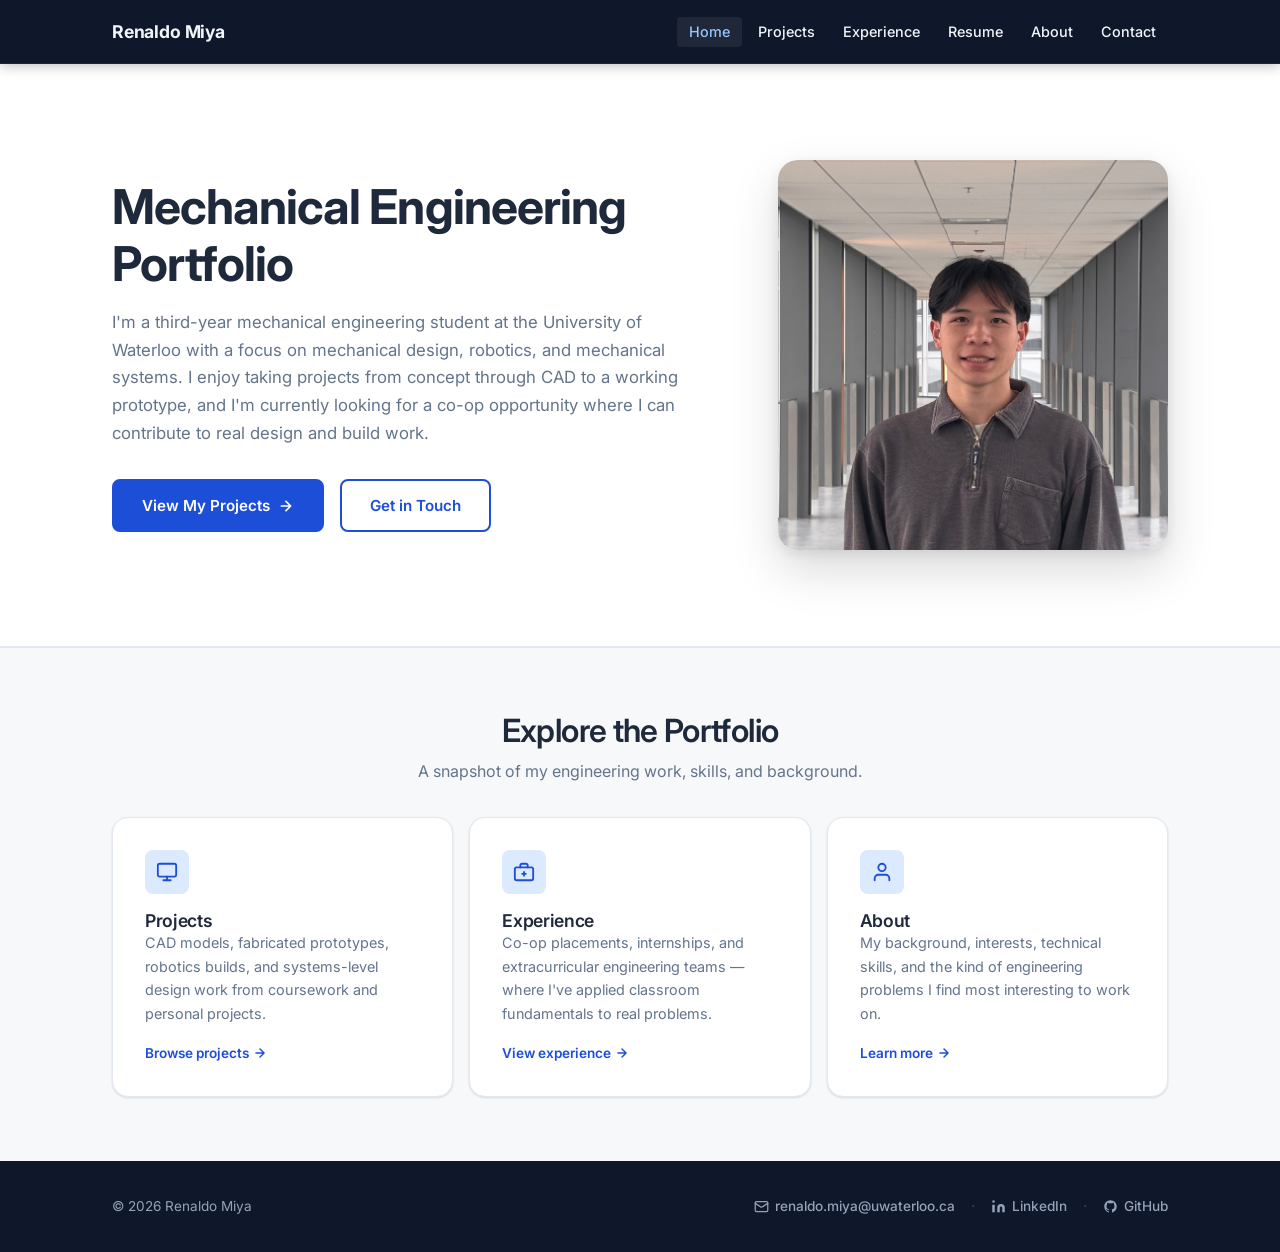
<file: index.html>
<!DOCTYPE html>
<html lang="en">
<head>
  <meta charset="UTF-8" />
  <meta name="viewport" content="width=device-width, initial-scale=1.0" />
  <meta name="description" content="Renaldo Miya — Mechanical Engineering student at the University of Waterloo. Portfolio of design, robotics, and mechanical systems projects." />
  <title>Renaldo Miya — Mechanical Engineering Portfolio</title>
  <link rel="preconnect" href="https://fonts.googleapis.com" />
  <link rel="preconnect" href="https://fonts.gstatic.com" crossorigin />
  <link href="https://fonts.googleapis.com/css2?family=Inter:wght@400;500;600;700&display=swap" rel="stylesheet" />
  <link rel="stylesheet" href="style.css" />
</head>
<body>

  <!-- ======================================================
       HEADER / NAV
       ====================================================== -->
  <header class="site-header">
    <div class="container nav-inner">
      <a class="nav-logo" href="index.html">Renaldo Miya</a>

      <button class="nav-toggle" id="navToggle" aria-label="Toggle navigation" aria-expanded="false">
        <span></span>
        <span></span>
        <span></span>
      </button>

      <nav>
        <ul class="nav-links" id="navLinks" role="list">
          <li><a href="index.html"      class="active">Home</a></li>
          <li><a href="projects.html">Projects</a></li>
          <li><a href="experience.html">Experience</a></li>
          <li><a href="resume.html">Resume</a></li>
          <li><a href="about.html">About</a></li>
          <li><a href="contact.html">Contact</a></li>
        </ul>
      </nav>
    </div>
  </header>

  <main>

    <!-- ======================================================
         HERO
         ====================================================== -->
    <section class="hero">
      <div class="container hero-inner">

        <div class="hero-content">
          <h1 class="hero-headline">Mechanical Engineering Portfolio</h1>

          <p class="hero-intro">
            I'm a third-year mechanical engineering student at the University of Waterloo with a focus on
            mechanical design, robotics, and mechanical systems. I enjoy taking projects from concept through
            CAD to a working prototype, and I'm currently looking for a co-op opportunity where I can
            contribute to real design and build work.
          </p>

          <div class="hero-cta">
            <a href="projects.html" class="btn btn-primary">
              View My Projects
              <svg width="16" height="16" viewBox="0 0 24 24" fill="none" stroke="currentColor" stroke-width="2.5" stroke-linecap="round" stroke-linejoin="round" aria-hidden="true">
                <path d="M5 12h14M12 5l7 7-7 7"/>
              </svg>
            </a>
            <a href="contact.html" class="btn btn-outline">Get in Touch</a>
          </div>
        </div>

        <div class="hero-photo-wrap">
          <img
            src="images/headshot.jpg"
            alt="Photo of Renaldo Miya"
            class="hero-photo"
            onerror="this.parentElement.innerHTML = `
              <div class='hero-photo-placeholder'>
                <svg width='48' height='48' viewBox='0 0 24 24' fill='none' stroke='currentColor' stroke-width='1.5' aria-hidden='true'>
                  <path stroke-linecap='round' stroke-linejoin='round' d='M15.75 6a3.75 3.75 0 11-7.5 0 3.75 3.75 0 017.5 0zM4.501 20.118a7.5 7.5 0 0114.998 0A17.933 17.933 0 0112 21.75c-2.676 0-5.216-.584-7.499-1.632z'/>
                </svg>
                Add images/headshot.png
              </div>`"
          />
        </div>

      </div>
    </section>

    <hr class="divider" />

    <!-- ======================================================
         PREVIEW CARDS
         ====================================================== -->
    <section class="section preview-section">
      <div class="container">

        <div class="section-header">
          <h2>Explore the Portfolio</h2>
          <p>A snapshot of my engineering work, skills, and background.</p>
        </div>

        <div class="cards-grid">

          <!-- Projects card -->
          <a href="projects.html" class="card">
            <div class="card-icon">
              <svg width="22" height="22" viewBox="0 0 24 24" fill="none" stroke="currentColor" stroke-width="2" stroke-linecap="round" stroke-linejoin="round" aria-hidden="true">
                <rect x="2" y="3" width="20" height="14" rx="2"/>
                <path d="M8 21h8M12 17v4"/>
              </svg>
            </div>
            <div>
              <h3>Projects</h3>
              <p>CAD models, fabricated prototypes, robotics builds, and systems-level design work from coursework and personal projects.</p>
            </div>
            <span class="card-arrow">
              Browse projects
              <svg width="14" height="14" viewBox="0 0 24 24" fill="none" stroke="currentColor" stroke-width="2.5" stroke-linecap="round" stroke-linejoin="round" aria-hidden="true">
                <path d="M5 12h14M12 5l7 7-7 7"/>
              </svg>
            </span>
          </a>

          <!-- Experience card -->
          <a href="experience.html" class="card">
            <div class="card-icon">
              <svg width="22" height="22" viewBox="0 0 24 24" fill="none" stroke="currentColor" stroke-width="2" stroke-linecap="round" stroke-linejoin="round" aria-hidden="true">
                <rect x="2" y="7" width="20" height="14" rx="2"/>
                <path d="M16 7V5a2 2 0 00-2-2h-4a2 2 0 00-2 2v2"/>
                <line x1="12" y1="12" x2="12" y2="16"/>
                <line x1="10" y1="14" x2="14" y2="14"/>
              </svg>
            </div>
            <div>
              <h3>Experience</h3>
              <p>Co-op placements, internships, and extracurricular engineering teams — where I've applied classroom fundamentals to real problems.</p>
            </div>
            <span class="card-arrow">
              View experience
              <svg width="14" height="14" viewBox="0 0 24 24" fill="none" stroke="currentColor" stroke-width="2.5" stroke-linecap="round" stroke-linejoin="round" aria-hidden="true">
                <path d="M5 12h14M12 5l7 7-7 7"/>
              </svg>
            </span>
          </a>

          <!-- About card -->
          <a href="about.html" class="card">
            <div class="card-icon">
              <svg width="22" height="22" viewBox="0 0 24 24" fill="none" stroke="currentColor" stroke-width="2" stroke-linecap="round" stroke-linejoin="round" aria-hidden="true">
                <path d="M20 21v-2a4 4 0 00-4-4H8a4 4 0 00-4 4v2"/>
                <circle cx="12" cy="7" r="4"/>
              </svg>
            </div>
            <div>
              <h3>About</h3>
              <p>My background, interests, technical skills, and the kind of engineering problems I find most interesting to work on.</p>
            </div>
            <span class="card-arrow">
              Learn more
              <svg width="14" height="14" viewBox="0 0 24 24" fill="none" stroke="currentColor" stroke-width="2.5" stroke-linecap="round" stroke-linejoin="round" aria-hidden="true">
                <path d="M5 12h14M12 5l7 7-7 7"/>
              </svg>
            </span>
          </a>

        </div>
      </div>
    </section>

  </main>

  <!-- ======================================================
       FOOTER
       ====================================================== -->
  <footer class="site-footer">
    <div class="container footer-inner">
      <p class="footer-copy">&copy; 2026 Renaldo Miya</p>

      <div class="footer-links">
        <a href="mailto:renaldo.miya@uwaterloo.ca">
          <svg width="15" height="15" viewBox="0 0 24 24" fill="none" stroke="currentColor" stroke-width="2" stroke-linecap="round" stroke-linejoin="round" aria-hidden="true">
            <rect x="2" y="4" width="20" height="16" rx="2"/>
            <path d="m22 7-8.97 5.7a1.94 1.94 0 01-2.06 0L2 7"/>
          </svg>
          renaldo.miya@uwaterloo.ca
        </a>

        <span class="footer-divider" aria-hidden="true">·</span>

        <a href="https://linkedin.com/in/" target="_blank" rel="noopener noreferrer">
          <svg width="15" height="15" viewBox="0 0 24 24" fill="currentColor" aria-hidden="true">
            <path d="M16 8a6 6 0 016 6v7h-4v-7a2 2 0 00-2-2 2 2 0 00-2 2v7h-4v-7a6 6 0 016-6zM2 9h4v12H2z"/>
            <circle cx="4" cy="4" r="2"/>
          </svg>
          LinkedIn
        </a>

        <span class="footer-divider" aria-hidden="true">·</span>

        <a href="https://github.com/" target="_blank" rel="noopener noreferrer">
          <svg width="15" height="15" viewBox="0 0 24 24" fill="currentColor" aria-hidden="true">
            <path fill-rule="evenodd" clip-rule="evenodd" d="M12 2C6.477 2 2 6.477 2 12c0 4.418 2.865 8.166 6.839 9.489.5.092.682-.217.682-.482 0-.237-.009-.868-.013-1.703-2.782.604-3.369-1.342-3.369-1.342-.454-1.155-1.11-1.463-1.11-1.463-.908-.62.069-.608.069-.608 1.003.07 1.531 1.03 1.531 1.03.892 1.529 2.341 1.087 2.91.831.092-.646.35-1.086.636-1.336-2.22-.253-4.555-1.11-4.555-4.943 0-1.091.39-1.984 1.029-2.683-.103-.253-.446-1.27.098-2.647 0 0 .84-.269 2.75 1.025A9.578 9.578 0 0112 6.836c.85.004 1.705.114 2.504.336 1.909-1.294 2.747-1.025 2.747-1.025.546 1.377.203 2.394.1 2.647.64.699 1.028 1.592 1.028 2.683 0 3.842-2.339 4.687-4.566 4.935.359.309.678.919.678 1.852 0 1.336-.012 2.415-.012 2.743 0 .267.18.578.688.48C19.138 20.163 22 16.418 22 12c0-5.523-4.477-10-10-10z"/>
          </svg>
          GitHub
        </a>
      </div>
    </div>
  </footer>

  <!-- ======================================================
       NAV TOGGLE SCRIPT
       ====================================================== -->
  <script>
    const toggle = document.getElementById('navToggle');
    const links  = document.getElementById('navLinks');

    toggle.addEventListener('click', () => {
      const open = links.classList.toggle('open');
      toggle.classList.toggle('open', open);
      toggle.setAttribute('aria-expanded', String(open));
    });

    // Close drawer when a link is tapped on mobile
    links.querySelectorAll('a').forEach(a => {
      a.addEventListener('click', () => {
        links.classList.remove('open');
        toggle.classList.remove('open');
        toggle.setAttribute('aria-expanded', 'false');
      });
    });
  </script>

</body>
</html>
</file>
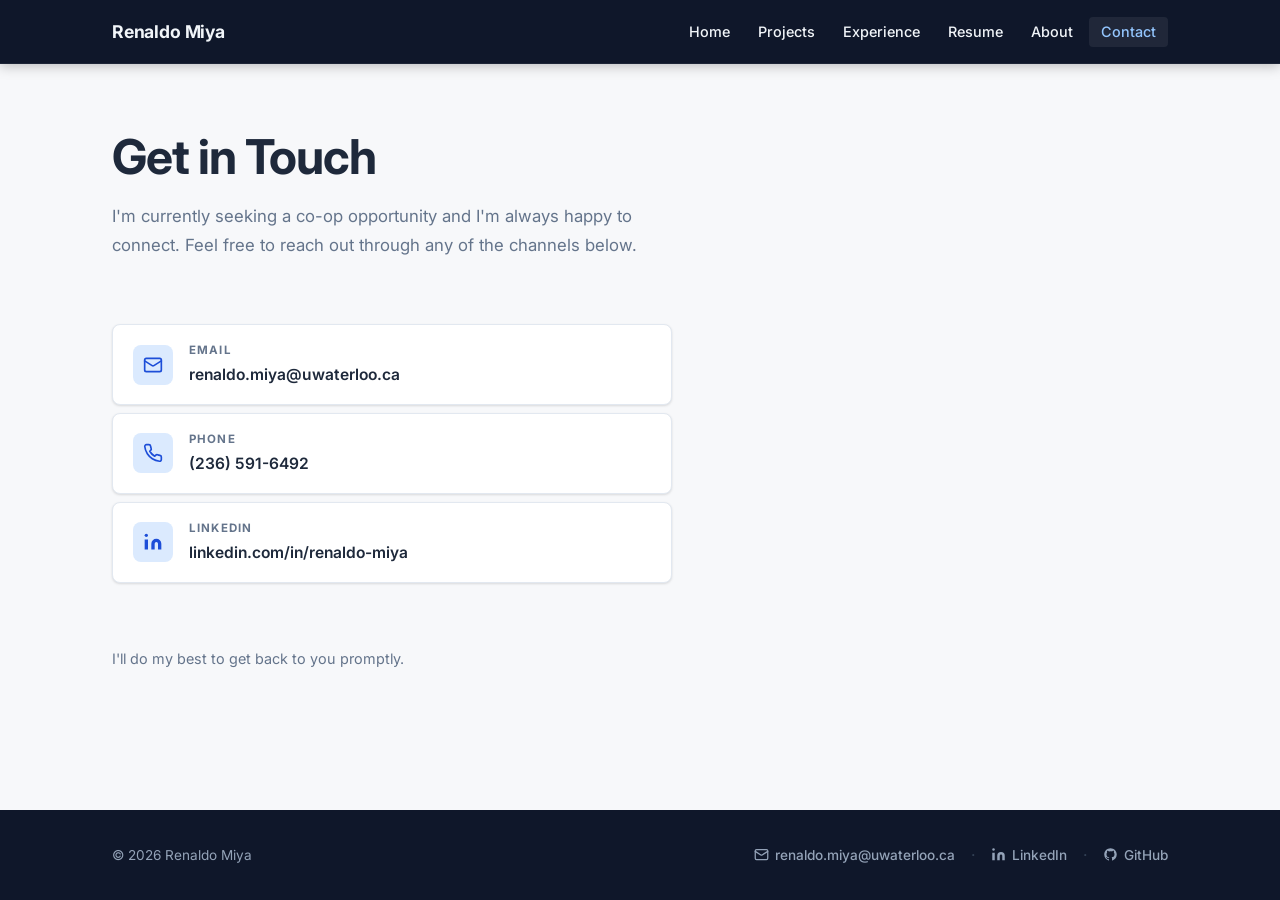
<file: contact.html>
<!DOCTYPE html>
<html lang="en">
<head>
  <meta charset="UTF-8" />
  <meta name="viewport" content="width=device-width, initial-scale=1.0" />
  <meta name="description" content="Contact Renaldo Miya — mechanical engineering student at the University of Waterloo." />
  <title>Contact — Renaldo Miya</title>
  <link rel="preconnect" href="https://fonts.googleapis.com" />
  <link rel="preconnect" href="https://fonts.gstatic.com" crossorigin />
  <link href="https://fonts.googleapis.com/css2?family=Inter:wght@400;500;600;700&display=swap" rel="stylesheet" />
  <link rel="stylesheet" href="style.css" />
</head>
<body>

  <!-- HEADER -->
  <header class="site-header">
    <div class="container nav-inner">
      <a class="nav-logo" href="index.html">Renaldo Miya</a>
      <button class="nav-toggle" id="navToggle" aria-label="Toggle navigation" aria-expanded="false">
        <span></span><span></span><span></span>
      </button>
      <nav>
        <ul class="nav-links" id="navLinks" role="list">
          <li><a href="index.html">Home</a></li>
          <li><a href="projects.html">Projects</a></li>
          <li><a href="experience.html">Experience</a></li>
          <li><a href="resume.html">Resume</a></li>
          <li><a href="about.html">About</a></li>
          <li><a href="contact.html" class="active">Contact</a></li>
        </ul>
      </nav>
    </div>
  </header>

  <main>
    <section class="section">
      <div class="container">
        <div class="contact-wrap">

          <h1>Get in Touch</h1>
          <p class="contact-intro">I'm currently seeking a co-op opportunity and I'm always happy to connect. Feel free to reach out through any of the channels below.</p>

          <ul class="contact-list" role="list">

            <!-- Email -->
            <li>
              <a href="mailto:renaldo.miya@uwaterloo.ca" class="contact-item">
                <div class="contact-item-icon" aria-hidden="true">
                  <svg width="20" height="20" viewBox="0 0 24 24" fill="none" stroke="currentColor" stroke-width="2" stroke-linecap="round" stroke-linejoin="round"><rect x="2" y="4" width="20" height="16" rx="2"/><path d="m22 7-8.97 5.7a1.94 1.94 0 01-2.06 0L2 7"/></svg>
                </div>
                <div>
                  <p class="contact-item-label">Email</p>
                  <p class="contact-item-value">renaldo.miya@uwaterloo.ca</p>
                </div>
              </a>
            </li>

            <!-- Phone -->
            <li>
              <a href="tel:+12365916492" class="contact-item">
                <div class="contact-item-icon" aria-hidden="true">
                  <svg width="20" height="20" viewBox="0 0 24 24" fill="none" stroke="currentColor" stroke-width="2" stroke-linecap="round" stroke-linejoin="round"><path d="M22 16.92v3a2 2 0 01-2.18 2 19.79 19.79 0 01-8.63-3.07 19.5 19.5 0 01-6-6A19.79 19.79 0 012.12 4.18 2 2 0 014.11 2h3a2 2 0 012 1.72 12.84 12.84 0 00.7 2.81 2 2 0 01-.45 2.11L8.09 9.91a16 16 0 006 6l1.27-1.27a2 2 0 012.11-.45 12.84 12.84 0 002.81.7A2 2 0 0122 16.92z"/></svg>
                </div>
                <div>
                  <p class="contact-item-label">Phone</p>
                  <p class="contact-item-value">(236) 591-6492</p>
                </div>
              </a>
            </li>

            <!-- LinkedIn -->
            <li>
              <a href="https://www.linkedin.com/in/renaldo-miya/" target="_blank" rel="noopener noreferrer" class="contact-item">
                <div class="contact-item-icon" aria-hidden="true">
                  <svg width="20" height="20" viewBox="0 0 24 24" fill="currentColor"><path d="M16 8a6 6 0 016 6v7h-4v-7a2 2 0 00-2-2 2 2 0 00-2 2v7h-4v-7a6 6 0 016-6zM2 9h4v12H2z"/><circle cx="4" cy="4" r="2"/></svg>
                </div>
                <div>
                  <p class="contact-item-label">LinkedIn</p>
                  <p class="contact-item-value">linkedin.com/in/renaldo-miya</p>
                </div>
              </a>
            </li>

          </ul>

          <p class="contact-closing">I'll do my best to get back to you promptly.</p>

        </div>
      </div>
    </section>
  </main>

  <!-- FOOTER -->
  <footer class="site-footer">
    <div class="container footer-inner">
      <p class="footer-copy">&copy; 2026 Renaldo Miya</p>
      <div class="footer-links">
        <a href="mailto:renaldo.miya@uwaterloo.ca">
          <svg width="15" height="15" viewBox="0 0 24 24" fill="none" stroke="currentColor" stroke-width="2" stroke-linecap="round" stroke-linejoin="round" aria-hidden="true"><rect x="2" y="4" width="20" height="16" rx="2"/><path d="m22 7-8.97 5.7a1.94 1.94 0 01-2.06 0L2 7"/></svg>
          renaldo.miya@uwaterloo.ca
        </a>
        <span class="footer-divider" aria-hidden="true">·</span>
        <a href="https://www.linkedin.com/in/renaldo-miya/" target="_blank" rel="noopener noreferrer">
          <svg width="15" height="15" viewBox="0 0 24 24" fill="currentColor" aria-hidden="true"><path d="M16 8a6 6 0 016 6v7h-4v-7a2 2 0 00-2-2 2 2 0 00-2 2v7h-4v-7a6 6 0 016-6zM2 9h4v12H2z"/><circle cx="4" cy="4" r="2"/></svg>
          LinkedIn
        </a>
        <span class="footer-divider" aria-hidden="true">·</span>
        <a href="https://github.com/" target="_blank" rel="noopener noreferrer">
          <svg width="15" height="15" viewBox="0 0 24 24" fill="currentColor" aria-hidden="true"><path fill-rule="evenodd" clip-rule="evenodd" d="M12 2C6.477 2 2 6.477 2 12c0 4.418 2.865 8.166 6.839 9.489.5.092.682-.217.682-.482 0-.237-.009-.868-.013-1.703-2.782.604-3.369-1.342-3.369-1.342-.454-1.155-1.11-1.463-1.11-1.463-.908-.62.069-.608.069-.608 1.003.07 1.531 1.03 1.531 1.03.892 1.529 2.341 1.087 2.91.831.092-.646.35-1.086.636-1.336-2.22-.253-4.555-1.11-4.555-4.943 0-1.091.39-1.984 1.029-2.683-.103-.253-.446-1.27.098-2.647 0 0 .84-.269 2.75 1.025A9.578 9.578 0 0112 6.836c.85.004 1.705.114 2.504.336 1.909-1.294 2.747-1.025 2.747-1.025.546 1.377.203 2.394.1 2.647.64.699 1.028 1.592 1.028 2.683 0 3.842-2.339 4.687-4.566 4.935.359.309.678.919.678 1.852 0 1.336-.012 2.415-.012 2.743 0 .267.18.578.688.48C19.138 20.163 22 16.418 22 12c0-5.523-4.477-10-10-10z"/></svg>
          GitHub
        </a>
      </div>
    </div>
  </footer>

  <script>
    const toggle = document.getElementById('navToggle');
    const links  = document.getElementById('navLinks');
    toggle.addEventListener('click', () => {
      const open = links.classList.toggle('open');
      toggle.classList.toggle('open', open);
      toggle.setAttribute('aria-expanded', String(open));
    });
    links.querySelectorAll('a').forEach(a => a.addEventListener('click', () => {
      links.classList.remove('open');
      toggle.classList.remove('open');
      toggle.setAttribute('aria-expanded', 'false');
    }));
  </script>

</body>
</html>
</file>
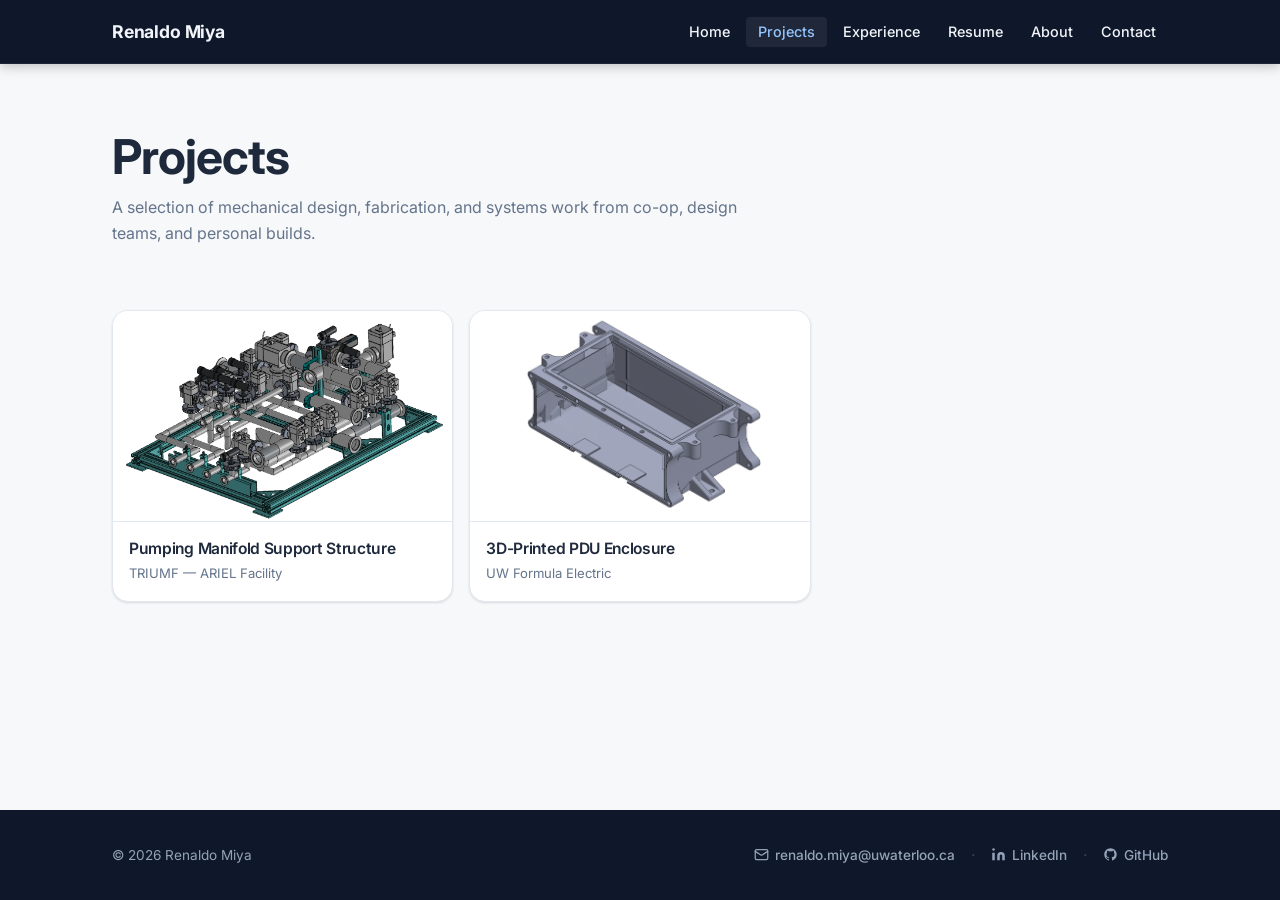
<file: projects.html>
<!DOCTYPE html>
<html lang="en">
<head>
  <meta charset="UTF-8" />
  <meta name="viewport" content="width=device-width, initial-scale=1.0" />
  <meta name="description" content="Engineering projects by Renaldo Miya — mechanical design, robotics, and systems work." />
  <title>Projects — Renaldo Miya</title>
  <link rel="preconnect" href="https://fonts.googleapis.com" />
  <link rel="preconnect" href="https://fonts.gstatic.com" crossorigin />
  <link href="https://fonts.googleapis.com/css2?family=Inter:wght@400;500;600;700&display=swap" rel="stylesheet" />
  <link rel="stylesheet" href="style.css" />
</head>
<body>

  <!-- HEADER -->
  <header class="site-header">
    <div class="container nav-inner">
      <a class="nav-logo" href="index.html">Renaldo Miya</a>
      <button class="nav-toggle" id="navToggle" aria-label="Toggle navigation" aria-expanded="false">
        <span></span><span></span><span></span>
      </button>
      <nav>
        <ul class="nav-links" id="navLinks" role="list">
          <li><a href="index.html">Home</a></li>
          <li><a href="projects.html" class="active">Projects</a></li>
          <li><a href="experience.html">Experience</a></li>
          <li><a href="resume.html">Resume</a></li>
          <li><a href="about.html">About</a></li>
          <li><a href="contact.html">Contact</a></li>
        </ul>
      </nav>
    </div>
  </header>

  <main>

    <!-- PAGE TITLE -->
    <div class="container" style="padding-top: var(--space-xl); padding-bottom: 0;">
      <h1>Projects</h1>
      <p class="text-muted mt-sm">A selection of mechanical design, fabrication, and systems work from co-op, design teams, and personal builds.</p>
    </div>

    <!-- PROJECT GRID -->
    <section class="section">
      <div class="container">
        <div class="projects-grid">

          <!-- Tile 1: Manifold -->
          <a href="project-manifold.html" class="project-tile">
            <div class="project-tile__img-wrap">
              <img src="images/manifold-final.png" alt="Pumping Manifold Support Structure" class="project-tile__img" />
            </div>
            <div class="project-tile__info">
              <h3>Pumping Manifold Support Structure</h3>
              <p class="project-tile__subtitle">TRIUMF — ARIEL Facility</p>
            </div>
          </a>

          <!-- Tile 2: PDU Enclosure -->
          <a href="project-pdu.html" class="project-tile">
            <div class="project-tile__img-wrap">
              <img src="images/pdu-cad-1.png" alt="3D-Printed PDU Enclosure" class="project-tile__img" />
            </div>
            <div class="project-tile__info">
              <h3>3D-Printed PDU Enclosure</h3>
              <p class="project-tile__subtitle">UW Formula Electric</p>
            </div>
          </a>


        </div>
      </div>
    </section>

  </main>

  <!-- FOOTER -->
  <footer class="site-footer">
    <div class="container footer-inner">
      <p class="footer-copy">&copy; 2026 Renaldo Miya</p>
      <div class="footer-links">
        <a href="mailto:renaldo.miya@uwaterloo.ca">
          <svg width="15" height="15" viewBox="0 0 24 24" fill="none" stroke="currentColor" stroke-width="2" stroke-linecap="round" stroke-linejoin="round" aria-hidden="true"><rect x="2" y="4" width="20" height="16" rx="2"/><path d="m22 7-8.97 5.7a1.94 1.94 0 01-2.06 0L2 7"/></svg>
          renaldo.miya@uwaterloo.ca
        </a>
        <span class="footer-divider" aria-hidden="true">·</span>
        <a href="https://linkedin.com/in/" target="_blank" rel="noopener noreferrer">
          <svg width="15" height="15" viewBox="0 0 24 24" fill="currentColor" aria-hidden="true"><path d="M16 8a6 6 0 016 6v7h-4v-7a2 2 0 00-2-2 2 2 0 00-2 2v7h-4v-7a6 6 0 016-6zM2 9h4v12H2z"/><circle cx="4" cy="4" r="2"/></svg>
          LinkedIn
        </a>
        <span class="footer-divider" aria-hidden="true">·</span>
        <a href="https://github.com/" target="_blank" rel="noopener noreferrer">
          <svg width="15" height="15" viewBox="0 0 24 24" fill="currentColor" aria-hidden="true"><path fill-rule="evenodd" clip-rule="evenodd" d="M12 2C6.477 2 2 6.477 2 12c0 4.418 2.865 8.166 6.839 9.489.5.092.682-.217.682-.482 0-.237-.009-.868-.013-1.703-2.782.604-3.369-1.342-3.369-1.342-.454-1.155-1.11-1.463-1.11-1.463-.908-.62.069-.608.069-.608 1.003.07 1.531 1.03 1.531 1.03.892 1.529 2.341 1.087 2.91.831.092-.646.35-1.086.636-1.336-2.22-.253-4.555-1.11-4.555-4.943 0-1.091.39-1.984 1.029-2.683-.103-.253-.446-1.27.098-2.647 0 0 .84-.269 2.75 1.025A9.578 9.578 0 0112 6.836c.85.004 1.705.114 2.504.336 1.909-1.294 2.747-1.025 2.747-1.025.546 1.377.203 2.394.1 2.647.64.699 1.028 1.592 1.028 2.683 0 3.842-2.339 4.687-4.566 4.935.359.309.678.919.678 1.852 0 1.336-.012 2.415-.012 2.743 0 .267.18.578.688.48C19.138 20.163 22 16.418 22 12c0-5.523-4.477-10-10-10z"/></svg>
          GitHub
        </a>
      </div>
    </div>
  </footer>

  <script>
    const toggle = document.getElementById('navToggle');
    const links  = document.getElementById('navLinks');
    toggle.addEventListener('click', () => {
      const open = links.classList.toggle('open');
      toggle.classList.toggle('open', open);
      toggle.setAttribute('aria-expanded', String(open));
    });
    links.querySelectorAll('a').forEach(a => a.addEventListener('click', () => {
      links.classList.remove('open');
      toggle.classList.remove('open');
      toggle.setAttribute('aria-expanded', 'false');
    }));
  </script>

</body>
</html>
</file>
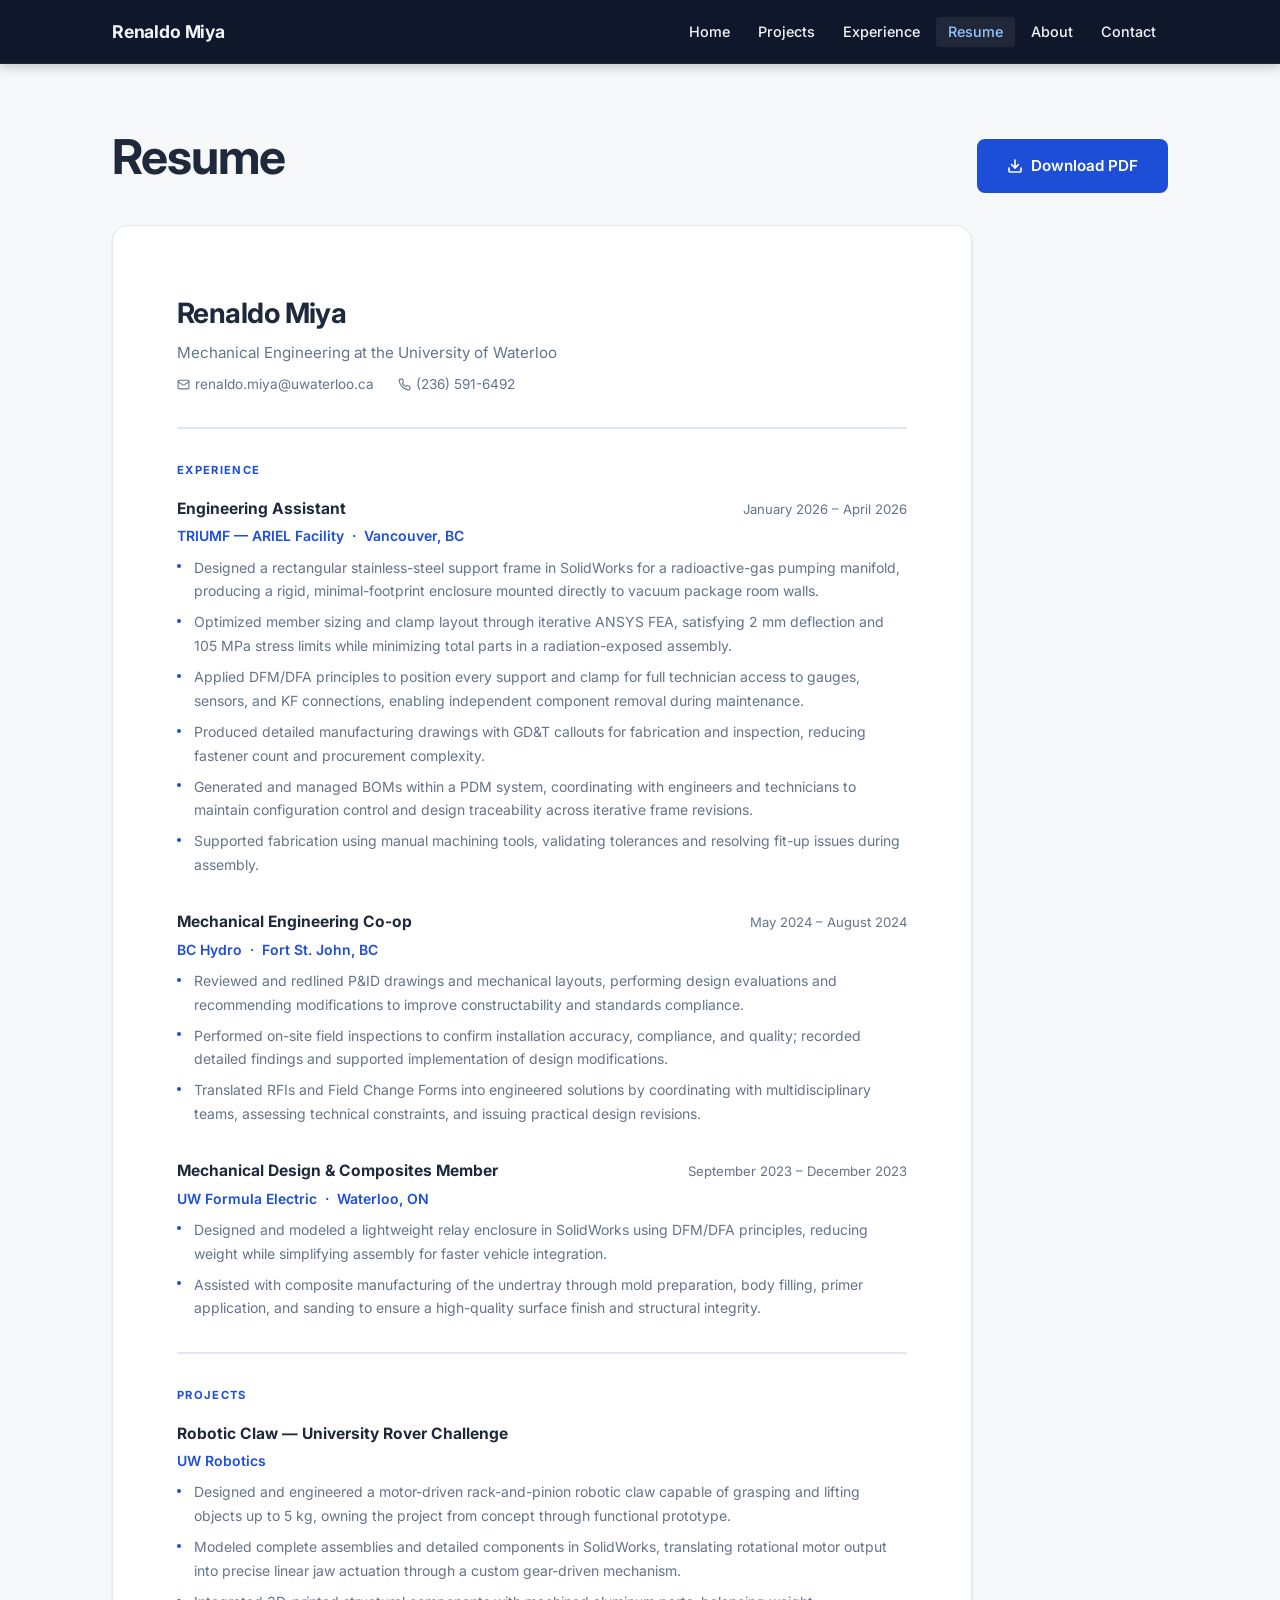
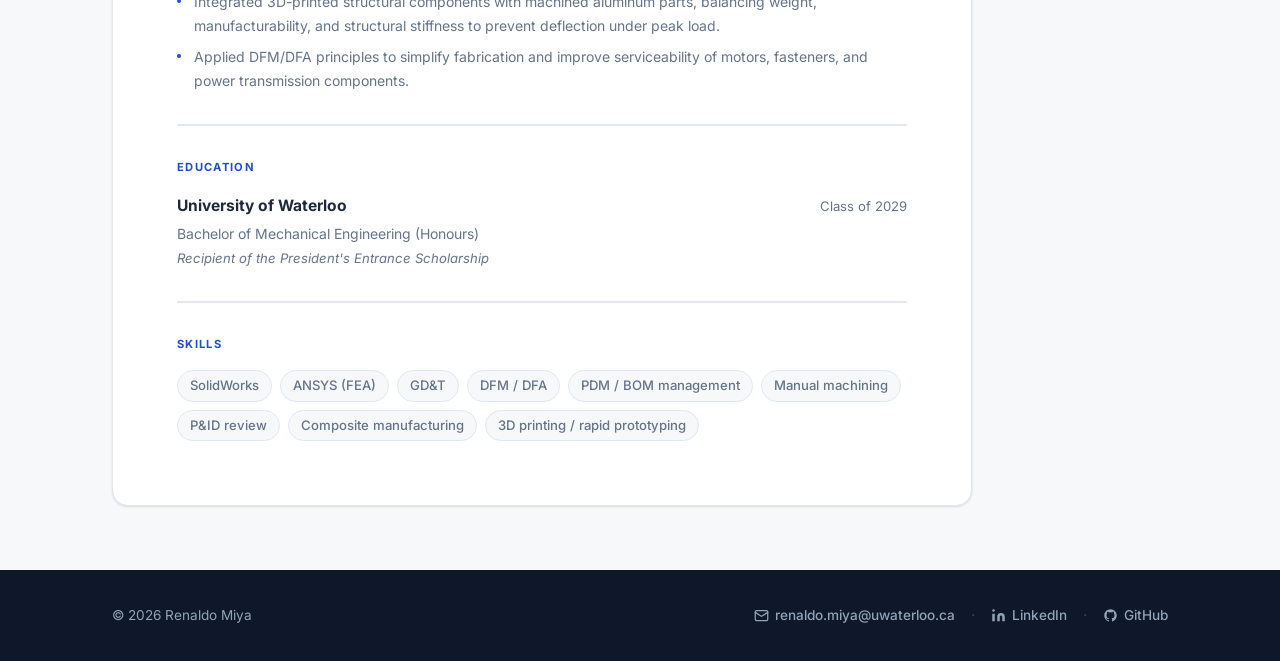
<file: resume.html>
<!DOCTYPE html>
<html lang="en">
<head>
  <meta charset="UTF-8" />
  <meta name="viewport" content="width=device-width, initial-scale=1.0" />
  <meta name="description" content="Resume — Renaldo Miya, Mechanical Engineering at the University of Waterloo." />
  <title>Resume — Renaldo Miya</title>
  <link rel="preconnect" href="https://fonts.googleapis.com" />
  <link rel="preconnect" href="https://fonts.gstatic.com" crossorigin />
  <link href="https://fonts.googleapis.com/css2?family=Inter:wght@400;500;600;700&display=swap" rel="stylesheet" />
  <link rel="stylesheet" href="style.css" />
</head>
<body>

  <!-- HEADER -->
  <header class="site-header">
    <div class="container nav-inner">
      <a class="nav-logo" href="index.html">Renaldo Miya</a>
      <button class="nav-toggle" id="navToggle" aria-label="Toggle navigation" aria-expanded="false">
        <span></span><span></span><span></span>
      </button>
      <nav>
        <ul class="nav-links" id="navLinks" role="list">
          <li><a href="index.html">Home</a></li>
          <li><a href="projects.html">Projects</a></li>
          <li><a href="experience.html">Experience</a></li>
          <li><a href="resume.html" class="active">Resume</a></li>
          <li><a href="about.html">About</a></li>
          <li><a href="contact.html">Contact</a></li>
        </ul>
      </nav>
    </div>
  </header>

  <main>
    <section class="section">
      <div class="container">

        <!-- Page heading + download button -->
        <div class="resume-page-top">
          <h1>Resume</h1>
          <a href="assets/resume.pdf" target="_blank" rel="noopener noreferrer" class="btn btn-primary">
            <svg width="16" height="16" viewBox="0 0 24 24" fill="none" stroke="currentColor" stroke-width="2.5" stroke-linecap="round" stroke-linejoin="round" aria-hidden="true">
              <path d="M21 15v4a2 2 0 01-2 2H5a2 2 0 01-2-2v-4"/>
              <polyline points="7 10 12 15 17 10"/>
              <line x1="12" y1="15" x2="12" y2="3"/>
            </svg>
            Download PDF
          </a>
        </div>

        <!-- Resume card -->
        <div class="resume-card">

          <!-- ── NAME & CONTACT ── -->
          <div class="resume-header-block">
            <p class="resume-name">Renaldo Miya</p>
            <p class="resume-title">Mechanical Engineering at the University of Waterloo</p>
            <div class="resume-contact">
              <span class="resume-contact-item">
                <svg width="13" height="13" viewBox="0 0 24 24" fill="none" stroke="currentColor" stroke-width="2" stroke-linecap="round" stroke-linejoin="round" aria-hidden="true"><rect x="2" y="4" width="20" height="16" rx="2"/><path d="m22 7-8.97 5.7a1.94 1.94 0 01-2.06 0L2 7"/></svg>
                <a href="mailto:renaldo.miya@uwaterloo.ca">renaldo.miya@uwaterloo.ca</a>
              </span>
              <span class="resume-contact-item">
                <svg width="13" height="13" viewBox="0 0 24 24" fill="none" stroke="currentColor" stroke-width="2" stroke-linecap="round" stroke-linejoin="round" aria-hidden="true"><path d="M22 16.92v3a2 2 0 01-2.18 2 19.79 19.79 0 01-8.63-3.07 19.5 19.5 0 01-6-6A19.79 19.79 0 012.12 4.18 2 2 0 014.11 2h3a2 2 0 012 1.72 12.84 12.84 0 00.7 2.81 2 2 0 01-.45 2.11L8.09 9.91a16 16 0 006 6l1.27-1.27a2 2 0 012.11-.45 12.84 12.84 0 002.81.7A2 2 0 0122 16.92z"/></svg>
                (236) 591-6492
              </span>
            </div>
          </div>

          <!-- ── EXPERIENCE ── -->
          <div class="resume-section">
            <p class="resume-section-title">Experience</p>

            <!-- TRIUMF -->
            <div class="resume-entry">
              <div class="resume-entry-header">
                <span class="resume-entry-role">Engineering Assistant</span>
                <span class="resume-entry-dates">January 2026 – April 2026</span>
              </div>
              <p class="resume-entry-org">TRIUMF — ARIEL Facility &nbsp;·&nbsp; Vancouver, BC</p>
              <ul>
                <li>Designed a rectangular stainless-steel support frame in SolidWorks for a radioactive-gas pumping manifold, producing a rigid, minimal-footprint enclosure mounted directly to vacuum package room walls.</li>
                <li>Optimized member sizing and clamp layout through iterative ANSYS FEA, satisfying 2 mm deflection and 105 MPa stress limits while minimizing total parts in a radiation-exposed assembly.</li>
                <li>Applied DFM/DFA principles to position every support and clamp for full technician access to gauges, sensors, and KF connections, enabling independent component removal during maintenance.</li>
                <li>Produced detailed manufacturing drawings with GD&amp;T callouts for fabrication and inspection, reducing fastener count and procurement complexity.</li>
                <li>Generated and managed BOMs within a PDM system, coordinating with engineers and technicians to maintain configuration control and design traceability across iterative frame revisions.</li>
                <li>Supported fabrication using manual machining tools, validating tolerances and resolving fit-up issues during assembly.</li>
              </ul>
            </div>

            <!-- BC Hydro -->
            <div class="resume-entry">
              <div class="resume-entry-header">
                <span class="resume-entry-role">Mechanical Engineering Co-op</span>
                <span class="resume-entry-dates">May 2024 – August 2024</span>
              </div>
              <p class="resume-entry-org">BC Hydro &nbsp;·&nbsp; Fort St. John, BC</p>
              <ul>
                <li>Reviewed and redlined P&amp;ID drawings and mechanical layouts, performing design evaluations and recommending modifications to improve constructability and standards compliance.</li>
                <li>Performed on-site field inspections to confirm installation accuracy, compliance, and quality; recorded detailed findings and supported implementation of design modifications.</li>
                <li>Translated RFIs and Field Change Forms into engineered solutions by coordinating with multidisciplinary teams, assessing technical constraints, and issuing practical design revisions.</li>
              </ul>
            </div>

            <!-- UW Formula Electric -->
            <div class="resume-entry">
              <div class="resume-entry-header">
                <span class="resume-entry-role">Mechanical Design &amp; Composites Member</span>
                <span class="resume-entry-dates">September 2023 – December 2023</span>
              </div>
              <p class="resume-entry-org">UW Formula Electric &nbsp;·&nbsp; Waterloo, ON</p>
              <ul>
                <li>Designed and modeled a lightweight relay enclosure in SolidWorks using DFM/DFA principles, reducing weight while simplifying assembly for faster vehicle integration.</li>
                <li>Assisted with composite manufacturing of the undertray through mold preparation, body filling, primer application, and sanding to ensure a high-quality surface finish and structural integrity.</li>
              </ul>
            </div>
          </div>

          <!-- ── PROJECTS ── -->
          <div class="resume-section">
            <p class="resume-section-title">Projects</p>

            <div class="resume-entry">
              <div class="resume-entry-header">
                <span class="resume-entry-role">Robotic Claw — University Rover Challenge</span>
              </div>
              <p class="resume-entry-org">UW Robotics</p>
              <ul>
                <li>Designed and engineered a motor-driven rack-and-pinion robotic claw capable of grasping and lifting objects up to 5 kg, owning the project from concept through functional prototype.</li>
                <li>Modeled complete assemblies and detailed components in SolidWorks, translating rotational motor output into precise linear jaw actuation through a custom gear-driven mechanism.</li>
                <li>Integrated 3D-printed structural components with machined aluminum parts, balancing weight, manufacturability, and structural stiffness to prevent deflection under peak load.</li>
                <li>Applied DFM/DFA principles to simplify fabrication and improve serviceability of motors, fasteners, and power transmission components.</li>
              </ul>
            </div>
          </div>

          <!-- ── EDUCATION ── -->
          <div class="resume-section">
            <p class="resume-section-title">Education</p>

            <div class="resume-entry">
              <div class="resume-entry-header">
                <span class="resume-edu-school">University of Waterloo</span>
                <span class="resume-entry-dates">Class of 2029</span>
              </div>
              <p class="resume-edu-degree">Bachelor of Mechanical Engineering (Honours)</p>
              <p class="resume-edu-note">Recipient of the President's Entrance Scholarship</p>
            </div>
          </div>

          <!-- ── SKILLS ── -->
          <div class="resume-section">
            <p class="resume-section-title">Skills</p>
            <div class="resume-skills">
              <span class="resume-skill">SolidWorks</span>
              <span class="resume-skill">ANSYS (FEA)</span>
              <span class="resume-skill">GD&amp;T</span>
              <span class="resume-skill">DFM / DFA</span>
              <span class="resume-skill">PDM / BOM management</span>
              <span class="resume-skill">Manual machining</span>
              <span class="resume-skill">P&amp;ID review</span>
              <span class="resume-skill">Composite manufacturing</span>
              <span class="resume-skill">3D printing / rapid prototyping</span>
            </div>
          </div>

        </div><!-- /resume-card -->
      </div>
    </section>
  </main>

  <!-- FOOTER -->
  <footer class="site-footer">
    <div class="container footer-inner">
      <p class="footer-copy">&copy; 2026 Renaldo Miya</p>
      <div class="footer-links">
        <a href="mailto:renaldo.miya@uwaterloo.ca">
          <svg width="15" height="15" viewBox="0 0 24 24" fill="none" stroke="currentColor" stroke-width="2" stroke-linecap="round" stroke-linejoin="round" aria-hidden="true"><rect x="2" y="4" width="20" height="16" rx="2"/><path d="m22 7-8.97 5.7a1.94 1.94 0 01-2.06 0L2 7"/></svg>
          renaldo.miya@uwaterloo.ca
        </a>
        <span class="footer-divider" aria-hidden="true">·</span>
        <a href="https://linkedin.com/in/" target="_blank" rel="noopener noreferrer">
          <svg width="15" height="15" viewBox="0 0 24 24" fill="currentColor" aria-hidden="true"><path d="M16 8a6 6 0 016 6v7h-4v-7a2 2 0 00-2-2 2 2 0 00-2 2v7h-4v-7a6 6 0 016-6zM2 9h4v12H2z"/><circle cx="4" cy="4" r="2"/></svg>
          LinkedIn
        </a>
        <span class="footer-divider" aria-hidden="true">·</span>
        <a href="https://github.com/" target="_blank" rel="noopener noreferrer">
          <svg width="15" height="15" viewBox="0 0 24 24" fill="currentColor" aria-hidden="true"><path fill-rule="evenodd" clip-rule="evenodd" d="M12 2C6.477 2 2 6.477 2 12c0 4.418 2.865 8.166 6.839 9.489.5.092.682-.217.682-.482 0-.237-.009-.868-.013-1.703-2.782.604-3.369-1.342-3.369-1.342-.454-1.155-1.11-1.463-1.11-1.463-.908-.62.069-.608.069-.608 1.003.07 1.531 1.03 1.531 1.03.892 1.529 2.341 1.087 2.91.831.092-.646.35-1.086.636-1.336-2.22-.253-4.555-1.11-4.555-4.943 0-1.091.39-1.984 1.029-2.683-.103-.253-.446-1.27.098-2.647 0 0 .84-.269 2.75 1.025A9.578 9.578 0 0112 6.836c.85.004 1.705.114 2.504.336 1.909-1.294 2.747-1.025 2.747-1.025.546 1.377.203 2.394.1 2.647.64.699 1.028 1.592 1.028 2.683 0 3.842-2.339 4.687-4.566 4.935.359.309.678.919.678 1.852 0 1.336-.012 2.415-.012 2.743 0 .267.18.578.688.48C19.138 20.163 22 16.418 22 12c0-5.523-4.477-10-10-10z"/></svg>
          GitHub
        </a>
      </div>
    </div>
  </footer>

  <script>
    const toggle = document.getElementById('navToggle');
    const links  = document.getElementById('navLinks');
    toggle.addEventListener('click', () => {
      const open = links.classList.toggle('open');
      toggle.classList.toggle('open', open);
      toggle.setAttribute('aria-expanded', String(open));
    });
    links.querySelectorAll('a').forEach(a => a.addEventListener('click', () => {
      links.classList.remove('open');
      toggle.classList.remove('open');
      toggle.setAttribute('aria-expanded', 'false');
    }));
  </script>

</body>
</html>
</file>
<file: style.css>
/* ============================================================
   TOKENS
   ============================================================ */
:root {
  --color-bg:           #f7f8fa;
  --color-surface:      #ffffff;
  --color-text:         #1e293b;
  --color-text-muted:   #64748b;
  --color-accent:       #1d4ed8;
  --color-accent-dark:  #1e40af;
  --color-accent-light: #dbeafe;
  --color-border:       #e2e8f0;
  --color-nav-bg:       #0f172a;
  --color-nav-text:     #f1f5f9;
  --color-nav-hover:    #93c5fd;
  --color-footer-bg:    #0f172a;
  --color-footer-text:  #94a3b8;

  --font-sans: 'Inter', system-ui, -apple-system, sans-serif;
  --font-mono: 'JetBrains Mono', 'Fira Code', monospace;

  --radius-sm:  4px;
  --radius-md:  8px;
  --radius-lg:  16px;

  --shadow-sm:  0 1px 3px rgba(0,0,0,.08), 0 1px 2px rgba(0,0,0,.05);
  --shadow-md:  0 4px 12px rgba(0,0,0,.10), 0 2px 4px rgba(0,0,0,.06);
  --shadow-lg:  0 10px 30px rgba(0,0,0,.12);

  --space-xs:   0.25rem;
  --space-sm:   0.5rem;
  --space-md:   1rem;
  --space-lg:   2rem;
  --space-xl:   4rem;
  --space-2xl:  6rem;

  --max-width:  1120px;
  --nav-height: 64px;
}

/* ============================================================
   RESET & BASE
   ============================================================ */
*, *::before, *::after { box-sizing: border-box; margin: 0; padding: 0; }

html {
  font-size: 16px;
  scroll-behavior: smooth;
  -webkit-text-size-adjust: 100%;
}

body {
  font-family: var(--font-sans);
  background: var(--color-bg);
  color: var(--color-text);
  line-height: 1.65;
  min-height: 100vh;
  display: flex;
  flex-direction: column;
}

main { flex: 1; }

img { display: block; max-width: 100%; height: auto; }

a { color: var(--color-accent); text-decoration: none; }
a:hover { text-decoration: underline; }

ul, ol { list-style: none; }

/* ============================================================
   TYPOGRAPHY
   ============================================================ */
h1, h2, h3, h4 {
  line-height: 1.2;
  letter-spacing: -0.02em;
  color: var(--color-text);
}

h1 { font-size: clamp(2rem, 5vw, 3rem);   font-weight: 700; }
h2 { font-size: clamp(1.5rem, 3vw, 2rem); font-weight: 600; }
h3 { font-size: 1.2rem; font-weight: 600; }

p { max-width: 65ch; }

/* ============================================================
   LAYOUT UTILITIES
   ============================================================ */
.container {
  width: 100%;
  max-width: var(--max-width);
  margin-inline: auto;
  padding-inline: var(--space-lg);
}

.section {
  padding-block: var(--space-xl);
}

/* ============================================================
   BUTTONS
   ============================================================ */
.btn {
  display: inline-flex;
  align-items: center;
  gap: var(--space-sm);
  padding: 0.75rem 1.75rem;
  border-radius: var(--radius-md);
  font-family: var(--font-sans);
  font-size: 0.95rem;
  font-weight: 600;
  cursor: pointer;
  border: 2px solid transparent;
  transition: background 0.2s, color 0.2s, border-color 0.2s, transform 0.1s;
  text-decoration: none;
}

.btn:hover { transform: translateY(-1px); text-decoration: none; }
.btn:active { transform: translateY(0); }

.btn-primary {
  background: var(--color-accent);
  color: #fff;
  border-color: var(--color-accent);
}
.btn-primary:hover {
  background: var(--color-accent-dark);
  border-color: var(--color-accent-dark);
  color: #fff;
}

.btn-outline {
  background: transparent;
  color: var(--color-accent);
  border-color: var(--color-accent);
}
.btn-outline:hover {
  background: var(--color-accent-light);
}

/* ============================================================
   HEADER & NAVIGATION
   ============================================================ */
.site-header {
  position: sticky;
  top: 0;
  z-index: 100;
  background: var(--color-nav-bg);
  height: var(--nav-height);
  border-bottom: 1px solid rgba(255,255,255,.06);
  box-shadow: 0 2px 12px rgba(0,0,0,.25);
}

.nav-inner {
  height: 100%;
  display: flex;
  align-items: center;
  justify-content: space-between;
}

.nav-logo {
  font-size: 1.1rem;
  font-weight: 700;
  color: var(--color-nav-text);
  letter-spacing: -0.01em;
  white-space: nowrap;
  text-decoration: none;
}
.nav-logo:hover { color: var(--color-nav-hover); text-decoration: none; }

.nav-links {
  display: flex;
  align-items: center;
  gap: var(--space-xs);
}

.nav-links a {
  color: var(--color-nav-text);
  font-size: 0.9rem;
  font-weight: 500;
  padding: 0.4rem 0.75rem;
  border-radius: var(--radius-sm);
  transition: color 0.15s, background 0.15s;
  text-decoration: none;
}

.nav-links a:hover,
.nav-links a.active {
  color: var(--color-nav-hover);
  background: rgba(255,255,255,.07);
  text-decoration: none;
}

/* Hamburger */
.nav-toggle {
  display: none;
  flex-direction: column;
  justify-content: center;
  gap: 5px;
  background: none;
  border: none;
  cursor: pointer;
  padding: 6px;
  border-radius: var(--radius-sm);
  transition: background 0.15s;
}

.nav-toggle:hover { background: rgba(255,255,255,.1); }

.nav-toggle span {
  display: block;
  width: 22px;
  height: 2px;
  background: var(--color-nav-text);
  border-radius: 2px;
  transition: transform 0.25s, opacity 0.25s;
}

.nav-toggle.open span:nth-child(1) { transform: translateY(7px) rotate(45deg); }
.nav-toggle.open span:nth-child(2) { opacity: 0; }
.nav-toggle.open span:nth-child(3) { transform: translateY(-7px) rotate(-45deg); }

/* Mobile drawer */
@media (max-width: 680px) {
  .site-header { height: auto; }

  .nav-inner {
    flex-wrap: wrap;
    padding-block: 0;
    height: var(--nav-height);
  }

  .nav-toggle { display: flex; }

  .nav-links {
    display: none;
    flex-direction: column;
    align-items: flex-start;
    width: 100%;
    padding: var(--space-md) 0 var(--space-md);
    border-top: 1px solid rgba(255,255,255,.08);
    gap: 2px;
  }

  .nav-links.open { display: flex; }

  .nav-links a {
    width: 100%;
    padding: 0.6rem 0.75rem;
    font-size: 0.95rem;
  }
}

/* ============================================================
   FOOTER
   ============================================================ */
.site-footer {
  background: var(--color-footer-bg);
  color: var(--color-footer-text);
  padding-block: var(--space-lg);
  margin-top: auto;
}

.footer-inner {
  display: flex;
  align-items: center;
  justify-content: space-between;
  flex-wrap: wrap;
  gap: var(--space-md);
}

.footer-copy { font-size: 0.85rem; }

.footer-links {
  display: flex;
  align-items: center;
  gap: var(--space-md);
}

.footer-links a {
  color: var(--color-footer-text);
  font-size: 0.85rem;
  font-weight: 500;
  transition: color 0.15s;
  text-decoration: none;
  display: flex;
  align-items: center;
  gap: 6px;
}

.footer-links a:hover { color: var(--color-nav-hover); text-decoration: none; }

.footer-divider { color: #334155; }

@media (max-width: 560px) {
  .footer-inner { flex-direction: column; align-items: flex-start; }
}

/* ============================================================
   HOME — HERO
   ============================================================ */
.hero {
  background: var(--color-surface);
  padding-block: var(--space-2xl);
  border-bottom: 1px solid var(--color-border);
}

.hero-inner {
  display: grid;
  grid-template-columns: 1fr auto;
  gap: var(--space-xl);
  align-items: center;
}

.hero-content { max-width: 580px; }

.hero-eyebrow {
  display: inline-flex;
  align-items: center;
  gap: var(--space-sm);
  font-size: 0.8rem;
  font-weight: 600;
  letter-spacing: 0.12em;
  text-transform: uppercase;
  color: var(--color-accent);
  background: var(--color-accent-light);
  border-radius: 100px;
  padding: 0.3rem 0.9rem;
  margin-bottom: var(--space-md);
}

.hero-headline {
  margin-bottom: var(--space-md);
}

.hero-intro {
  color: var(--color-text-muted);
  font-size: 1.05rem;
  margin-bottom: var(--space-lg);
  max-width: 55ch;
}

.hero-cta { display: flex; gap: var(--space-md); flex-wrap: wrap; }

/* Headshot */
.hero-photo-wrap {
  flex-shrink: 0;
}

.hero-photo {
  display: block;
  width: 390px;
  height: 390px;
  border-radius: 20px;
  object-fit: cover;
  object-position: center top;
  box-shadow: 0 20px 48px rgba(0,0,0,.15), 0 4px 12px rgba(0,0,0,.08);
}

.hero-photo-placeholder {
  width: 390px;
  height: 390px;
  border-radius: 20px;
  background: #ffffff;
  display: flex;
  flex-direction: column;
  align-items: center;
  justify-content: center;
  color: var(--color-text-muted);
  font-size: 0.8rem;
  font-weight: 500;
  gap: var(--space-sm);
  box-shadow: 0 20px 48px rgba(0,0,0,.15), 0 4px 12px rgba(0,0,0,.08);
  border: 3px solid var(--color-accent-light);
}

.hero-photo-placeholder svg { opacity: .4; }

@media (max-width: 720px) {
  .hero-inner {
    grid-template-columns: 1fr;
    gap: var(--space-lg);
  }

  .hero-photo-wrap {
    order: -1;
    display: flex;
    justify-content: center;
  }

  .hero-photo,
  .hero-photo-placeholder {
    width: 270px;
    height: 270px;
  }

  .hero { padding-block: var(--space-xl); }
}

/* ============================================================
   HOME — PREVIEW CARDS
   ============================================================ */
.preview-section {
  background: var(--color-bg);
}

.preview-section .section-header {
  text-align: center;
  margin-bottom: var(--space-lg);
}

.preview-section .section-header p {
  color: var(--color-text-muted);
  margin-inline: auto;
  margin-top: 0.5rem;
}

.cards-grid {
  display: grid;
  grid-template-columns: repeat(3, 1fr);
  gap: var(--space-md);
}

.card {
  background: var(--color-surface);
  border: 1px solid var(--color-border);
  border-radius: var(--radius-lg);
  padding: var(--space-lg);
  display: flex;
  flex-direction: column;
  gap: var(--space-md);
  box-shadow: var(--shadow-sm);
  transition: box-shadow 0.2s, transform 0.2s, border-color 0.2s;
  text-decoration: none;
  color: inherit;
}

.card:hover {
  box-shadow: var(--shadow-md);
  transform: translateY(-3px);
  border-color: var(--color-accent);
  text-decoration: none;
  color: inherit;
}

.card-icon {
  width: 44px;
  height: 44px;
  border-radius: var(--radius-md);
  background: var(--color-accent-light);
  display: flex;
  align-items: center;
  justify-content: center;
  flex-shrink: 0;
}

.card-icon svg { color: var(--color-accent); }

.card h3 { font-size: 1.1rem; }

.card p {
  color: var(--color-text-muted);
  font-size: 0.9rem;
  flex: 1;
  max-width: none;
}

.card-arrow {
  display: inline-flex;
  align-items: center;
  gap: 4px;
  font-size: 0.85rem;
  font-weight: 600;
  color: var(--color-accent);
  margin-top: auto;
}

@media (max-width: 800px) {
  .cards-grid { grid-template-columns: repeat(2, 1fr); }
}

@media (max-width: 520px) {
  .cards-grid { grid-template-columns: 1fr; }
}

/* ============================================================
   SECTION DIVIDER
   ============================================================ */
.divider {
  border: none;
  border-top: 1px solid var(--color-border);
  margin-block: 0;
}

/* ============================================================
   PAGE HERO (for inner pages)
   ============================================================ */
.page-hero {
  background: var(--color-nav-bg);
  color: var(--color-nav-text);
  padding-block: var(--space-xl);
  border-bottom: 1px solid rgba(255,255,255,.06);
}

.page-hero h1 { color: #fff; margin-bottom: 0.5rem; }
.page-hero p  { color: var(--color-footer-text); max-width: 60ch; }

/* ============================================================
   UTILITIES
   ============================================================ */
.text-muted  { color: var(--color-text-muted); }
.text-accent { color: var(--color-accent); }
.text-center { text-align: center; }
.mt-sm { margin-top: var(--space-sm); }
.mt-md { margin-top: var(--space-md); }
.mt-lg { margin-top: var(--space-lg); }

/* ============================================================
   PROJECT TILE GRID
   ============================================================ */
.projects-grid {
  display: grid;
  grid-template-columns: repeat(3, 1fr);
  gap: var(--space-md);
}

@media (max-width: 800px) {
  .projects-grid { grid-template-columns: repeat(2, 1fr); }
}
@media (max-width: 500px) {
  .projects-grid { grid-template-columns: 1fr; }
}

.project-tile {
  display: block;
  text-decoration: none;
  color: inherit;
  background: var(--color-surface);
  border: 1px solid var(--color-border);
  border-radius: var(--radius-lg);
  overflow: hidden;
  box-shadow: var(--shadow-sm);
  transition: transform 0.2s, box-shadow 0.2s, border-color 0.2s;
}

.project-tile:hover {
  transform: translateY(-4px);
  box-shadow: var(--shadow-md);
  border-color: var(--color-accent);
  text-decoration: none;
  color: inherit;
}

.project-tile__img-wrap {
  width: 100%;
  height: 210px;
  overflow: hidden;
  background: #ffffff;
}

.project-tile__img {
  width: 100%;
  height: 100%;
  object-fit: cover;
  display: block;
  transition: transform 0.35s ease;
}

.project-tile:hover .project-tile__img {
  transform: scale(1.04);
}

.project-tile__info {
  padding: var(--space-md);
  border-top: 1px solid var(--color-border);
}

.project-tile__info h3 {
  font-size: 0.975rem;
  margin-bottom: 4px;
  line-height: 1.35;
}

.project-tile__subtitle {
  color: var(--color-text-muted);
  font-size: 0.82rem;
  max-width: none;
  margin: 0;
}

/* ============================================================
   BACK LINK
   ============================================================ */
.back-link {
  display: inline-flex;
  align-items: center;
  gap: 6px;
  color: var(--color-text-muted);
  font-size: 0.875rem;
  font-weight: 500;
  text-decoration: none;
  transition: color 0.15s;
}

.back-link:hover { color: var(--color-accent); text-decoration: none; }

/* ============================================================
   PROJECT DETAIL PAGE
   ============================================================ */
.project-detail { padding-block: var(--space-xl); }

.project-detail__header {
  margin-bottom: var(--space-xl);
  padding-bottom: var(--space-lg);
  border-bottom: 2px solid var(--color-border);
}

.project-detail__header h1 {
  font-size: clamp(1.4rem, 3.5vw, 2.1rem);
  margin-block: var(--space-md) var(--space-sm);
}

/* ALTERNATING BLOCKS */
.project-block {
  display: grid;
  grid-template-columns: 1fr 1fr;
  gap: var(--space-xl);
  align-items: start;
  padding-block: var(--space-xl);
  border-bottom: 1px solid var(--color-border);
}

.project-block.photo-left .block-photo { order: -1; }

.project-block.text-only {
  grid-template-columns: minmax(0, 680px);
}

/* Section label + heading */
.block-label {
  display: block;
  font-size: 0.7rem;
  font-weight: 700;
  letter-spacing: 0.12em;
  text-transform: uppercase;
  color: var(--color-accent);
  margin-bottom: 0.4rem;
}

.block-text h3 {
  font-size: 1.25rem;
  margin-bottom: var(--space-md);
}

.block-text p {
  color: var(--color-text-muted);
  line-height: 1.8;
  max-width: none;
}

.block-text p + p { margin-top: var(--space-md); }

/* Photo + caption */
.block-photo figure {
  width: 100%;
  overflow: hidden;
  border-radius: var(--radius-md);
  box-shadow: var(--shadow-sm);
  background: #ffffff;
}

.block-photo img {
  display: block;
  width: 100%;
  height: auto;
  max-height: 520px;
  object-fit: cover;
}

/* Portrait variant — white box shrinks to hug the image with even padding */
.block-photo--portrait {
  display: flex;
  justify-content: center;
  align-items: flex-start;
}

.block-photo--portrait figure {
  width: fit-content;
  max-width: 100%;
  padding: 0.5rem 4rem;
  margin: 0;
}

.block-photo--portrait img {
  width: auto;
  max-width: 100%;
  max-height: 320px;
  height: auto;
  object-fit: contain;
}

@media (max-width: 720px) {
  .block-photo--portrait {
    justify-content: flex-start;
  }
}

.block-photo figcaption {
  font-style: italic;
  font-size: 0.8rem;
  color: var(--color-text-muted);
  margin-top: 0.5rem;
  text-align: center;
  line-height: 1.5;
}

/* Skill tags */
.skill-tags {
  display: flex;
  flex-wrap: wrap;
  gap: var(--space-sm);
  margin-top: var(--space-md);
}

.skill-tag {
  display: inline-block;
  background: var(--color-accent-light);
  color: var(--color-accent-dark);
  font-size: 0.8rem;
  font-weight: 600;
  padding: 0.3rem 0.75rem;
  border-radius: 100px;
  white-space: nowrap;
}

/* Bottom back-link row */
.detail-bottom-nav {
  display: flex;
  justify-content: flex-start;
  padding-top: var(--space-xl);
}

@media (max-width: 720px) {
  .project-block {
    grid-template-columns: 1fr;
    gap: var(--space-lg);
  }
  /* Reset photo order on mobile — photo always follows its text */
  .project-block.photo-left .block-photo { order: 0; }
}

/* ============================================================
   EXPERIENCE PAGE
   ============================================================ */
.exp-intro {
  color: var(--color-text-muted);
  font-size: 1.05rem;
  max-width: 65ch;
  margin-bottom: var(--space-xl);
}

.experience-list {
  display: flex;
  flex-direction: column;
  gap: var(--space-lg);
}

.exp-card {
  background: var(--color-surface);
  border: 1px solid var(--color-border);
  border-left: 4px solid var(--color-accent);
  border-radius: var(--radius-lg);
  box-shadow: var(--shadow-sm);
  overflow: hidden;
}

/* Card header */
.exp-header {
  padding: var(--space-lg) var(--space-lg) var(--space-md);
  border-bottom: 1px solid var(--color-border);
}

.exp-role {
  font-size: 1.15rem;
  font-weight: 700;
  color: var(--color-text);
  margin-bottom: 3px;
}

.exp-org {
  font-size: 0.975rem;
  font-weight: 600;
  color: var(--color-accent);
  margin-bottom: 4px;
}

.exp-meta {
  display: flex;
  flex-wrap: wrap;
  gap: 0.5rem 1.25rem;
  color: var(--color-text-muted);
  font-size: 0.82rem;
  margin-bottom: 6px;
}

.exp-meta-item {
  display: flex;
  align-items: center;
  gap: 5px;
}

.exp-context {
  font-style: italic;
  font-size: 0.82rem;
  color: var(--color-text-muted);
  max-width: none;
  margin-top: 2px;
}

/* Card body */
.exp-body {
  padding: var(--space-lg);
  display: grid;
  grid-template-columns: 1fr 440px;
  gap: var(--space-lg);
  align-items: start;
}

.exp-body.no-photo {
  grid-template-columns: 1fr;
}

.exp-description ul {
  list-style: none;
  display: flex;
  flex-direction: column;
  gap: 0.6rem;
}

.exp-description p {
  color: var(--color-text-muted);
  font-size: 0.925rem;
  line-height: 1.8;
  max-width: none;
}

.exp-description p + p { margin-top: var(--space-md); }

.exp-description li {
  position: relative;
  padding-left: 1.1rem;
  color: var(--color-text-muted);
  font-size: 0.925rem;
  line-height: 1.7;
}

.exp-description li::before {
  content: '';
  position: absolute;
  left: 0;
  top: 0.65em;
  width: 5px;
  height: 5px;
  border-radius: 50%;
  background: var(--color-accent);
  flex-shrink: 0;
}

.exp-photo {
  border-radius: var(--radius-md);
  overflow: hidden;
  aspect-ratio: 4 / 3;
  box-shadow: var(--shadow-sm);
  background: #ffffff;
}

.exp-photo img {
  width: 100%;
  height: 100%;
  object-fit: cover;
  object-position: center top;
  display: block;
}

@media (max-width: 700px) {
  .exp-body {
    grid-template-columns: 1fr;
  }

  .exp-photo {
    max-width: 280px;
  }
}

/* ============================================================
   RESUME PAGE
   ============================================================ */
.resume-page-top {
  display: flex;
  align-items: baseline;
  justify-content: space-between;
  flex-wrap: wrap;
  gap: var(--space-md);
  margin-bottom: var(--space-lg);
}

.resume-card {
  background: var(--color-surface);
  border: 1px solid var(--color-border);
  border-radius: var(--radius-lg);
  box-shadow: var(--shadow-sm);
  padding: var(--space-xl) var(--space-xl);
  max-width: 860px;
}

/* Resume name block */
.resume-name {
  font-size: 1.75rem;
  font-weight: 700;
  letter-spacing: -0.02em;
  margin-bottom: 4px;
}

.resume-title {
  font-size: 0.95rem;
  color: var(--color-text-muted);
  margin-bottom: var(--space-sm);
}

.resume-contact {
  display: flex;
  flex-wrap: wrap;
  gap: 0.4rem 1.5rem;
  font-size: 0.85rem;
  color: var(--color-text-muted);
  margin-bottom: 0;
}

.resume-contact a {
  color: var(--color-text-muted);
  text-decoration: none;
}
.resume-contact a:hover { color: var(--color-accent); }

.resume-contact-item {
  display: flex;
  align-items: center;
  gap: 5px;
}

/* Section */
.resume-section {
  margin-top: var(--space-lg);
  padding-top: var(--space-lg);
  border-top: 2px solid var(--color-border);
}

.resume-section:first-of-type {
  margin-top: var(--space-lg);
  padding-top: var(--space-lg);
}

.resume-section-title {
  font-size: 0.7rem;
  font-weight: 700;
  letter-spacing: 0.12em;
  text-transform: uppercase;
  color: var(--color-accent);
  margin-bottom: var(--space-md);
}

/* Entry */
.resume-entry {
  margin-bottom: var(--space-lg);
}

.resume-entry:last-child { margin-bottom: 0; }

.resume-entry-header {
  display: flex;
  justify-content: space-between;
  align-items: baseline;
  flex-wrap: wrap;
  gap: 4px var(--space-lg);
  margin-bottom: 3px;
}

.resume-entry-role {
  font-size: 0.975rem;
  font-weight: 700;
  color: var(--color-text);
}

.resume-entry-dates {
  font-size: 0.82rem;
  color: var(--color-text-muted);
  white-space: nowrap;
}

.resume-entry-org {
  font-size: 0.875rem;
  font-weight: 600;
  color: var(--color-accent);
  margin-bottom: var(--space-sm);
}

.resume-entry ul {
  list-style: none;
  display: flex;
  flex-direction: column;
  gap: 0.45rem;
}

.resume-entry li {
  position: relative;
  padding-left: 1.05rem;
  font-size: 0.875rem;
  color: var(--color-text-muted);
  line-height: 1.7;
  max-width: none;
}

.resume-entry li::before {
  content: '';
  position: absolute;
  left: 0;
  top: 0.62em;
  width: 4px;
  height: 4px;
  border-radius: 50%;
  background: var(--color-accent);
}

/* Skills */
.resume-skills {
  display: flex;
  flex-wrap: wrap;
  gap: var(--space-sm);
}

.resume-skill {
  font-size: 0.82rem;
  font-weight: 500;
  color: var(--color-text-muted);
  background: var(--color-bg);
  border: 1px solid var(--color-border);
  border-radius: 100px;
  padding: 0.25rem 0.75rem;
}

/* Education */
.resume-edu-school {
  font-size: 0.975rem;
  font-weight: 700;
  color: var(--color-text);
}

.resume-edu-degree {
  font-size: 0.875rem;
  color: var(--color-text-muted);
  margin-top: 2px;
}

.resume-edu-note {
  font-size: 0.82rem;
  color: var(--color-text-muted);
  font-style: italic;
  margin-top: 3px;
}

@media (max-width: 600px) {
  .resume-card { padding: var(--space-lg); }
  .resume-entry-header { flex-direction: column; gap: 1px; }
  .resume-page-top { flex-direction: column; align-items: flex-start; }
}

/* ============================================================
   ABOUT PAGE
   ============================================================ */
.about-intro {
  display: grid;
  grid-template-columns: 1fr 260px;
  gap: var(--space-xl);
  align-items: start;
  padding-bottom: var(--space-xl);
  border-bottom: 1px solid var(--color-border);
}

.about-intro-text h1 {
  margin-bottom: var(--space-md);
}

.about-intro-text p {
  color: var(--color-text-muted);
  line-height: 1.85;
  font-size: 1.02rem;
}

.about-photo {
  display: block;
  width: 100%;
  aspect-ratio: 3 / 4;
  object-fit: cover;
  object-position: center top;
  border-radius: var(--radius-lg);
  box-shadow: var(--shadow-lg);
  background: #ffffff;
  overflow: hidden;
}

.about-section {
  padding-block: var(--space-xl);
  border-bottom: 1px solid var(--color-border);
}

.about-section h2 {
  font-size: 1.35rem;
  margin-bottom: var(--space-md);
}

.about-section p {
  color: var(--color-text-muted);
  line-height: 1.85;
  font-size: 1.02rem;
  max-width: 72ch;
}

/* Hobby cards */
.hobby-grid {
  display: grid;
  grid-template-columns: repeat(3, 1fr);
  gap: var(--space-md);
  margin-top: var(--space-lg);
}

.hobby-card {
  background: var(--color-surface);
  border: 1px solid var(--color-border);
  border-radius: var(--radius-lg);
  overflow: hidden;
  box-shadow: var(--shadow-sm);
  display: flex;
  flex-direction: column;
}

.hobby-card__img-wrap {
  width: 100%;
  height: 160px;
  overflow: hidden;
  background: #ffffff;
  flex-shrink: 0;
}

.hobby-card__img {
  width: 100%;
  height: 100%;
  object-fit: cover;
  display: block;
}

.hobby-card__body {
  padding: var(--space-md);
  flex: 1;
}

.hobby-card__body h3 {
  font-size: 1rem;
  margin-bottom: var(--space-sm);
}

.hobby-card__body p {
  color: var(--color-text-muted);
  font-size: 0.875rem;
  line-height: 1.75;
  max-width: none;
}

/* Closing CTA */
.about-cta-section {
  padding-top: var(--space-xl);
}

.about-cta-section p {
  color: var(--color-text-muted);
  font-size: 1.02rem;
  line-height: 1.75;
  max-width: 68ch;
  margin-bottom: var(--space-lg);
}

.about-cta {
  display: flex;
  align-items: center;
  gap: var(--space-md);
  flex-wrap: wrap;
}

.about-cta-link {
  font-size: 0.9rem;
  font-weight: 600;
  color: var(--color-text-muted);
  text-decoration: none;
  display: inline-flex;
  align-items: center;
  gap: 5px;
  transition: color 0.15s;
}

.about-cta-link:hover { color: var(--color-accent); text-decoration: none; }

@media (max-width: 740px) {
  .about-intro {
    grid-template-columns: 1fr;
  }

  .about-intro .about-photo {
    width: 180px;
    aspect-ratio: 1;
    margin-inline: auto;
  }
}

@media (max-width: 700px) {
  .hobby-grid { grid-template-columns: 1fr; }
}

@media (max-width: 500px) and (min-width: 401px) {
  .hobby-grid { grid-template-columns: repeat(2, 1fr); }
}

/* ============================================================
   CONTACT PAGE
   ============================================================ */
.contact-wrap {
  max-width: 560px;
}

.contact-intro {
  color: var(--color-text-muted);
  font-size: 1.05rem;
  line-height: 1.75;
  margin-top: var(--space-md);
  margin-bottom: var(--space-xl);
}

.contact-list {
  display: flex;
  flex-direction: column;
  gap: var(--space-sm);
  margin-bottom: var(--space-xl);
}

.contact-item {
  display: flex;
  align-items: center;
  gap: var(--space-md);
  background: var(--color-surface);
  border: 1px solid var(--color-border);
  border-radius: var(--radius-md);
  padding: 1rem 1.25rem;
  text-decoration: none;
  color: inherit;
  box-shadow: var(--shadow-sm);
  transition: border-color 0.15s, box-shadow 0.15s, transform 0.15s;
}

.contact-item:hover {
  border-color: var(--color-accent);
  box-shadow: var(--shadow-md);
  transform: translateY(-2px);
  text-decoration: none;
  color: inherit;
}

.contact-item-icon {
  width: 40px;
  height: 40px;
  border-radius: var(--radius-md);
  background: var(--color-accent-light);
  display: flex;
  align-items: center;
  justify-content: center;
  flex-shrink: 0;
  color: var(--color-accent);
}

.contact-item-label {
  font-size: 0.72rem;
  font-weight: 700;
  letter-spacing: 0.1em;
  text-transform: uppercase;
  color: var(--color-text-muted);
  margin-bottom: 2px;
}

.contact-item-value {
  font-size: 0.975rem;
  font-weight: 600;
  color: var(--color-text);
}

.contact-closing {
  color: var(--color-text-muted);
  font-size: 0.9rem;
}

/* ============================================================
   PRINT STYLES
   ============================================================ */
@media print {
  .site-header,
  .site-footer,
  .resume-page-top > h1,
  .resume-page-top > .btn { display: none; }

  .resume-page-top { margin: 0; }

  body { background: #fff; }

  .resume-card {
    box-shadow: none;
    border: none;
    border-radius: 0;
    padding: 0;
    max-width: 100%;
  }

  .section { padding-block: 0; }

  .resume-name  { font-size: 1.5rem; }
  .resume-entry li,
  .resume-entry-role,
  .resume-entry-org,
  .resume-entry-dates { color: #000; }
  .resume-section-title { color: #000; }
  .resume-contact a { color: #000; }
  .resume-skill { border-color: #ccc; color: #333; background: none; }
  .resume-section { border-top-color: #ccc; }

  a[href]::after { content: none; }
}
</file>
